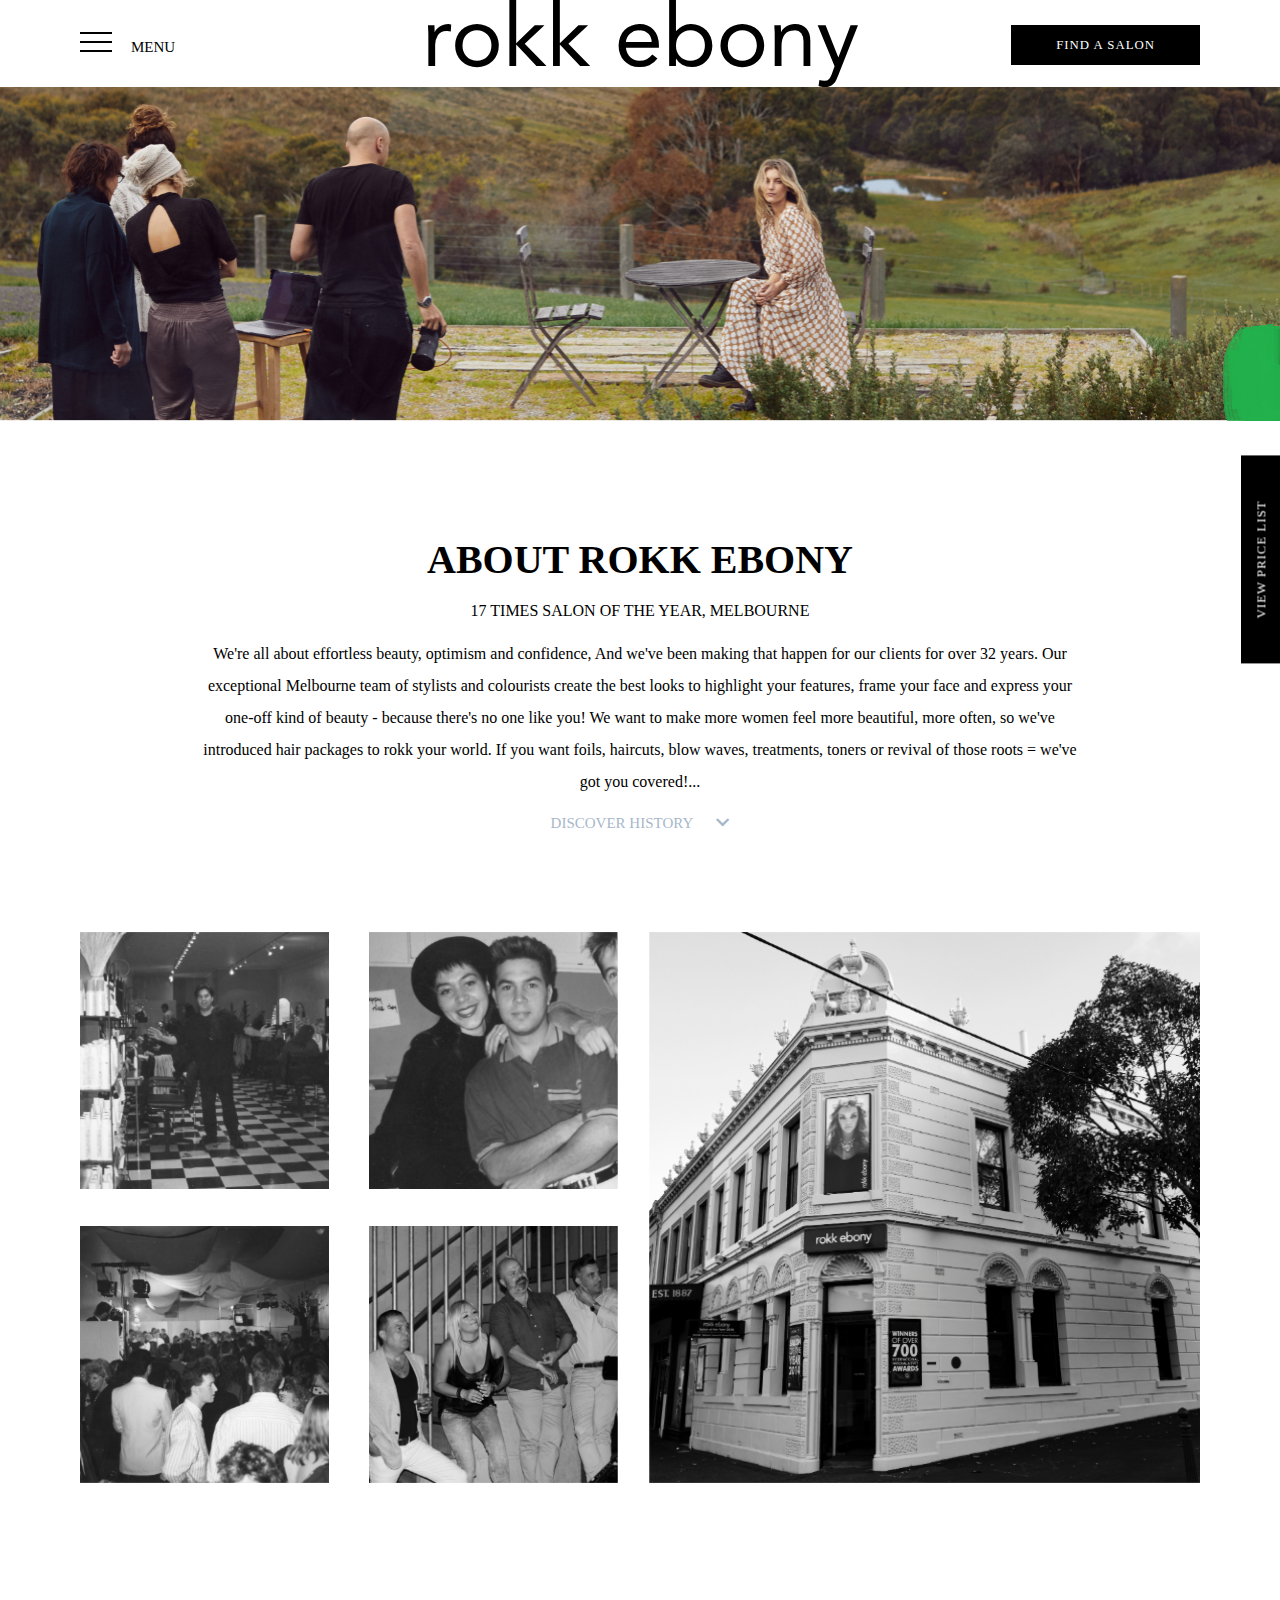
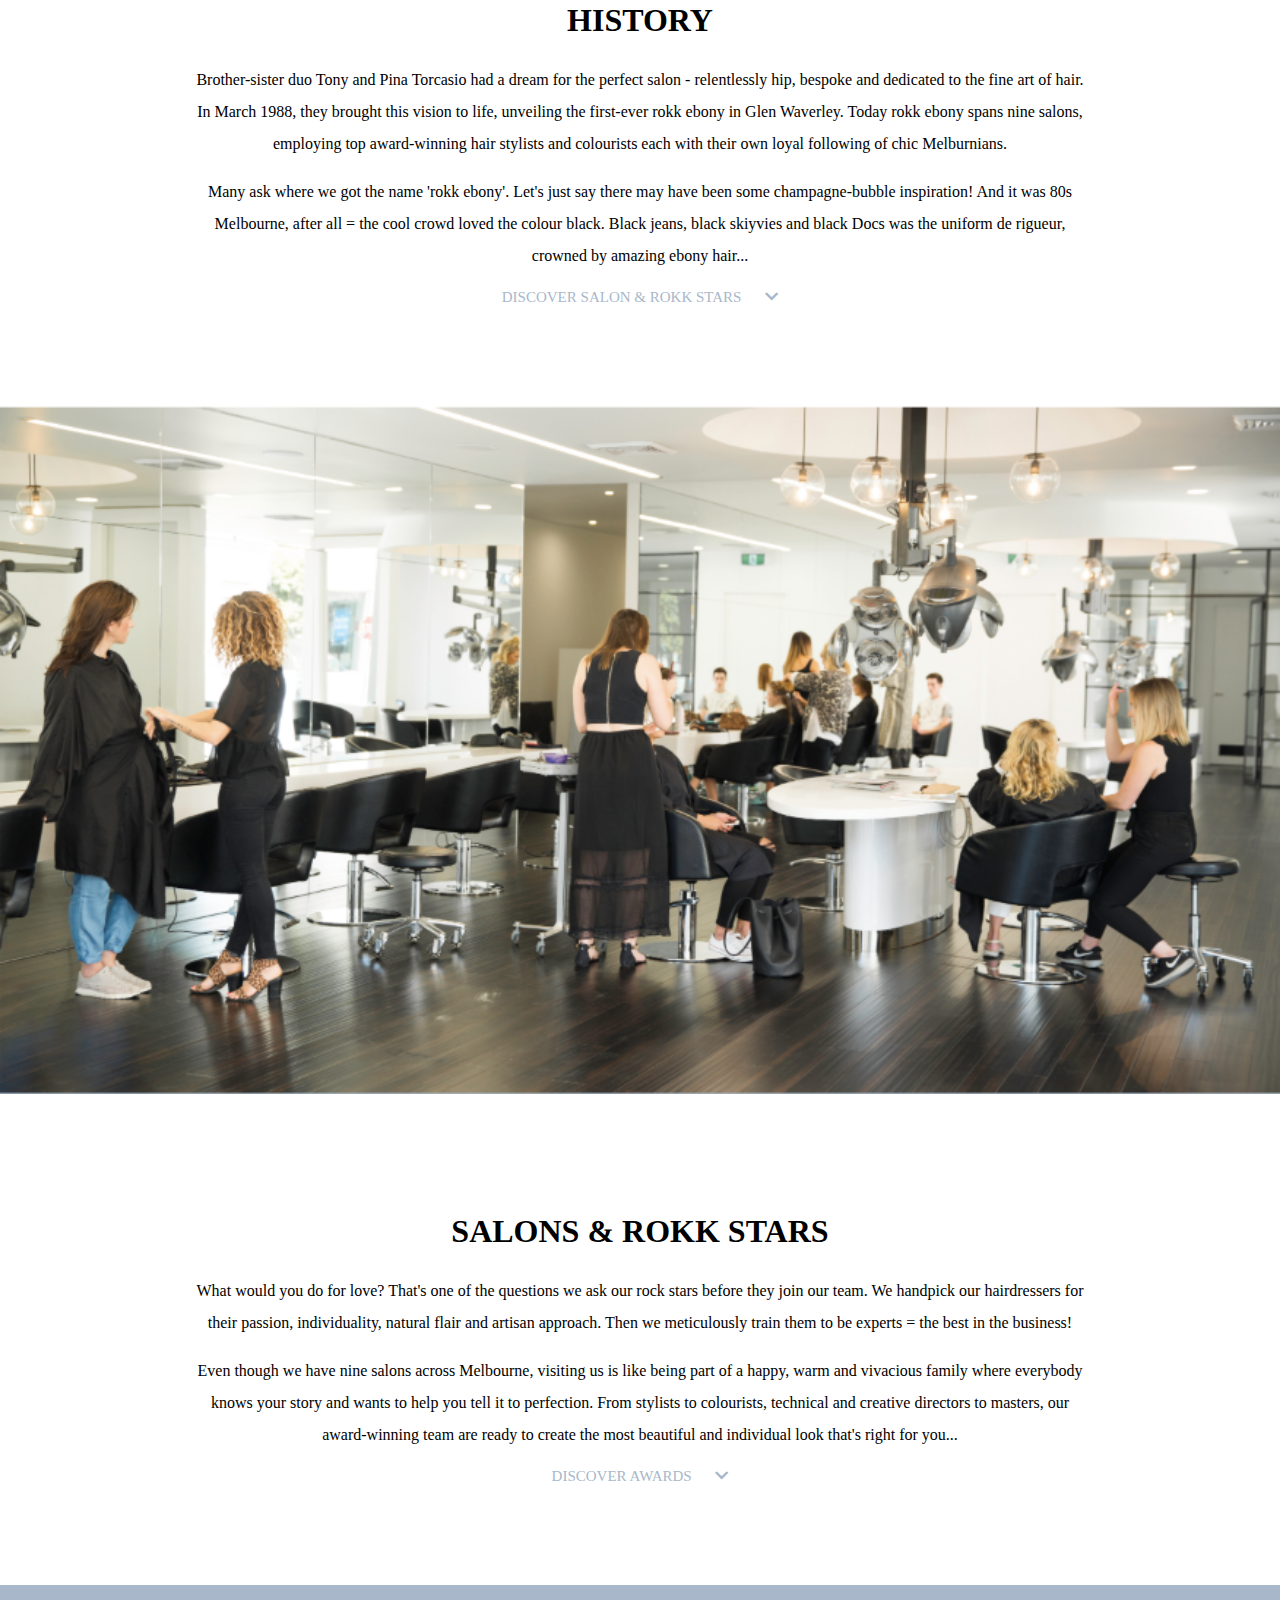
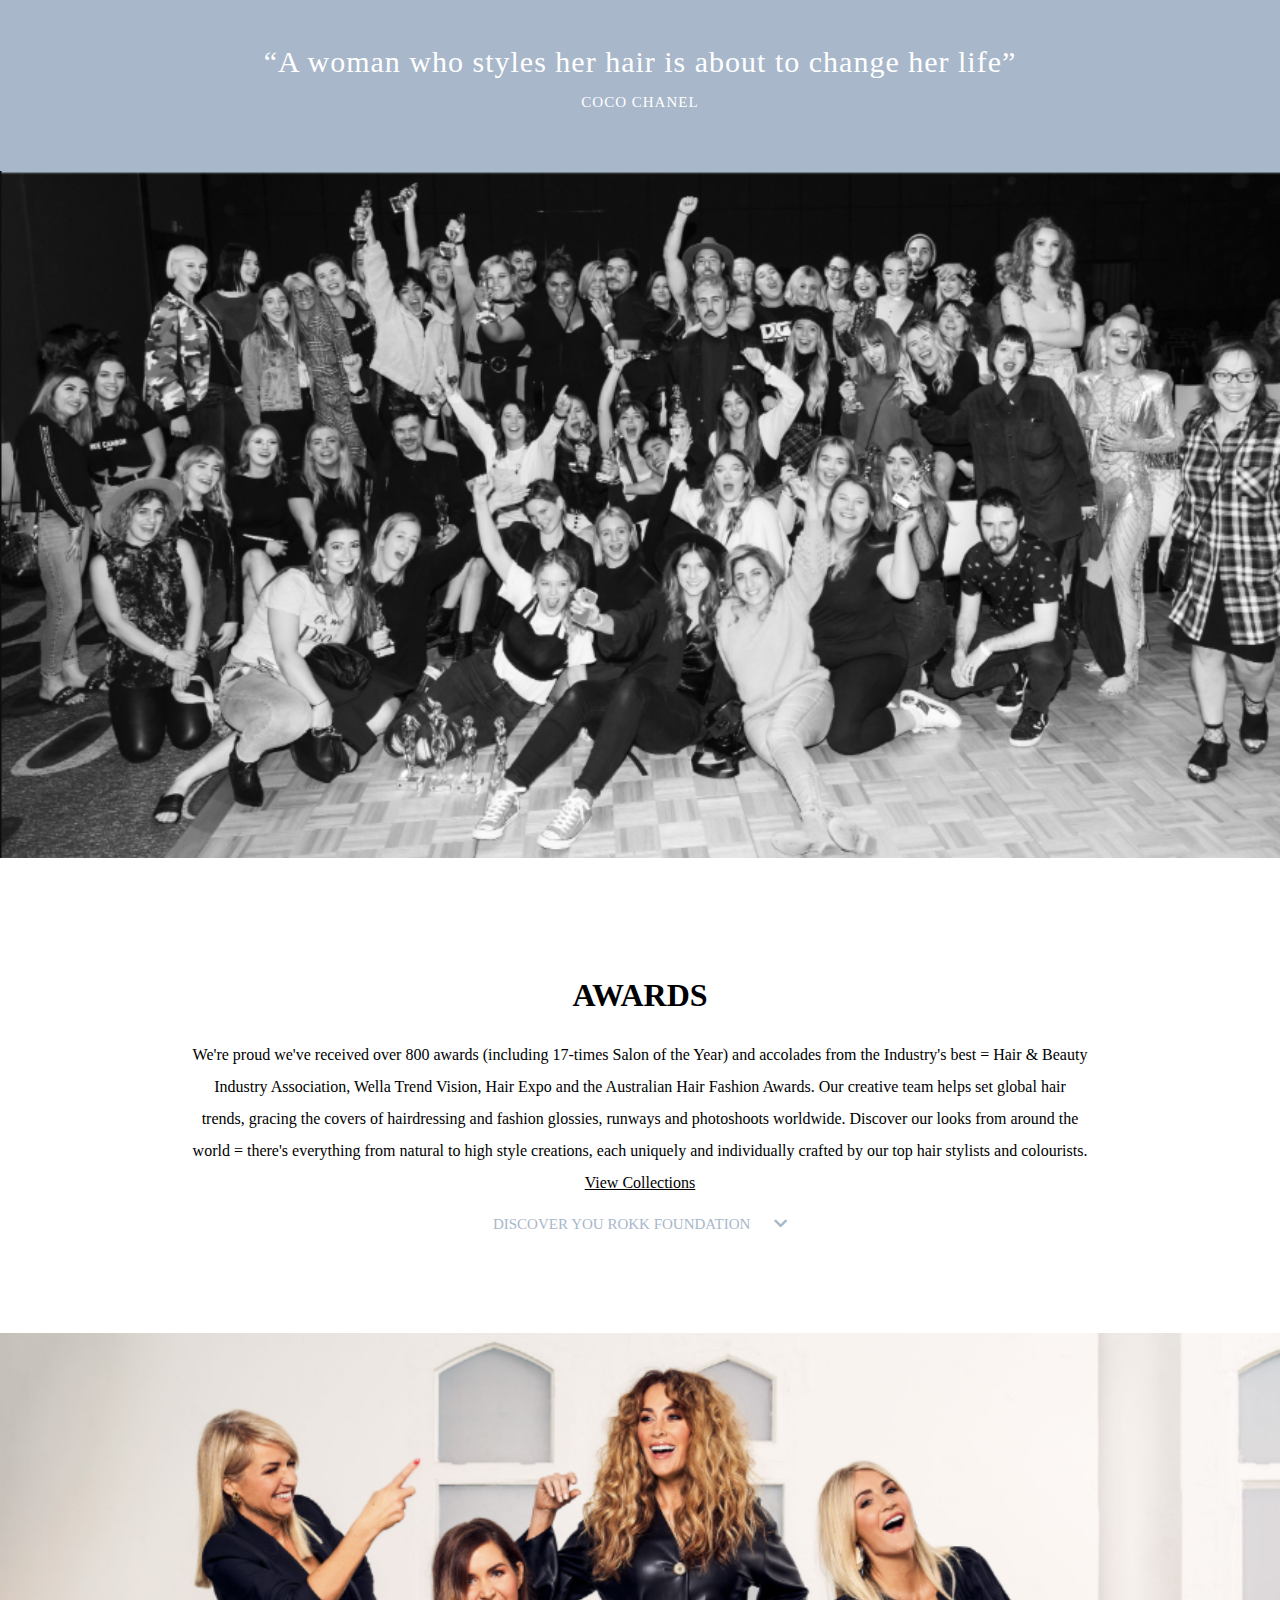
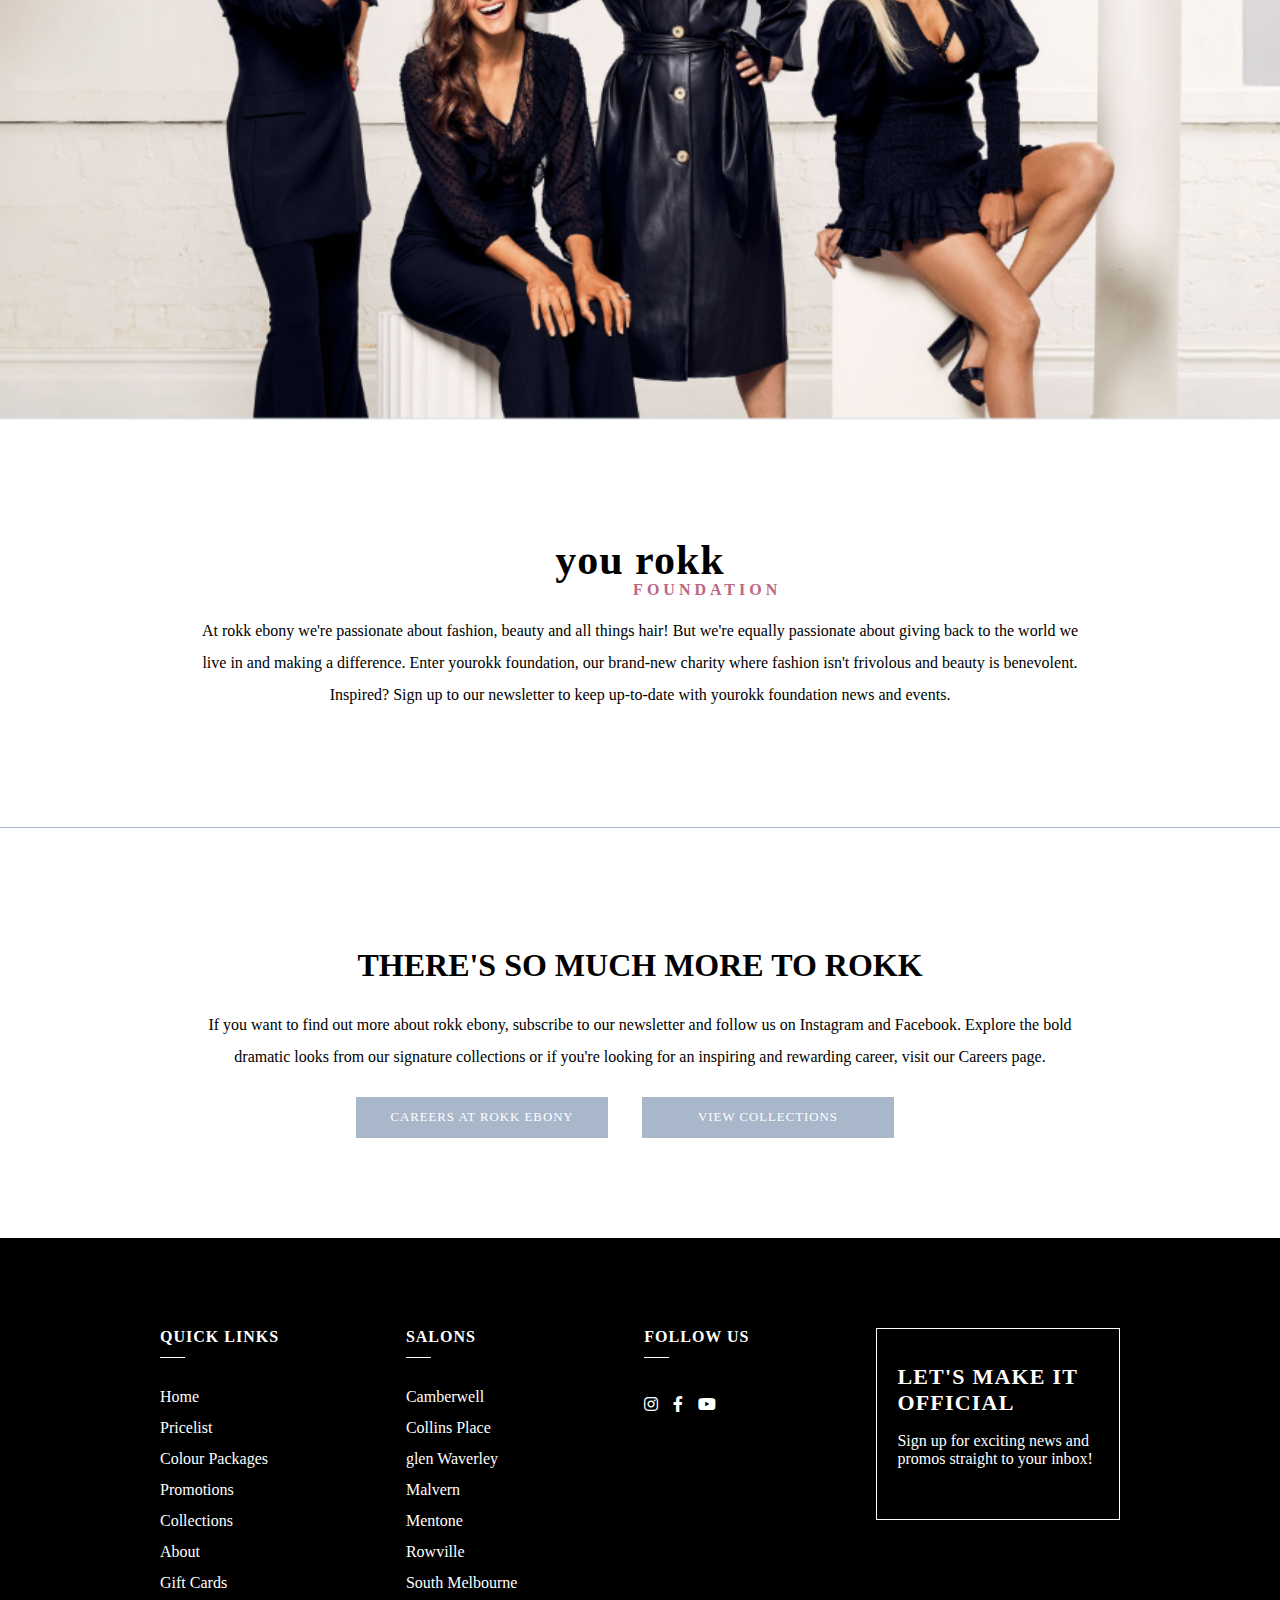
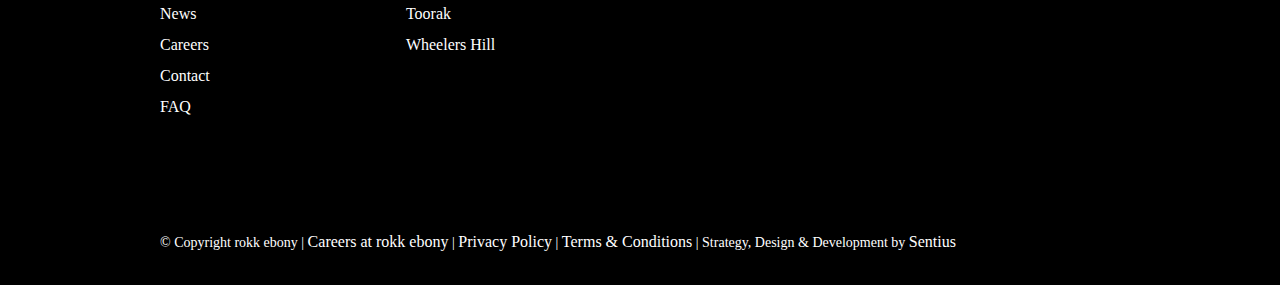
<file: index.html>
<!DOCTYPE html>
<html>
<head>
	<title>Rokk-Ebony</title>
	<meta charset="utf-8">
    <meta name="author" contnet="abc"/>
    <meta name="keyword" content="Blind Master"/>
    <meta http-equiv="X-UA-Compatible" content="IE=edge">
    <meta name="viewport" content="width=device-width, initial-scale=1"> 
    <link href="https://fontlibrary.org/face/metropolis" rel="stylesheet" media="screen" type="text/css"/>
    <link href="fontawesome/css/fontawesome.css" rel="stylesheet"> 
    <link href="fontawesome/css/brands.css" rel="stylesheet">
    <link href="fontawesome/css/solid.css" rel="stylesheet">
    <link href="style.css" rel="stylesheet" type="text/css">
</head>
<body>
	<div class="wrap">
		<!-- NAVIGATION -->
		<div id="mySidenav" class="sidenav">
		  	<a href="javascript:void(0)" class="closebtn" onclick="closeNav()">&times;</a>
		  	<a href="#">About</a>
		  	<a href="#">Services</a>
		  	<a href="#">Clients</a>
		  	<a href="#">Contact</a>
		</div>
		<!-- HEADER -->
		<header class="header">
			<div class="containerBig">
				<div class="header__wrap">
					<div class="header__left">
						<a href="#" class="menu-bars" onclick="openNav()">
							<span class="menu-bars__wrap">
								<span class="menu-bars__row"></span>
								<span class="menu-bars__row"></span>
								<span class="menu-bars__row"></span>
							</span>
							<span class="menu">MENU</span>
						</a>
					</div>
					<div class="header__mid">
						<a href="#">
							<img src="img/RokkEbony-Logo.svg" title="Rokk-Ebony" alt="Logo-Rokk-Ebony">
						</a>
					</div>
					<div class="header__right">
						<a href="#" class="btn bg-black text-white">FIND A SALON</a>
					</div>
				</div>
			</div>
		</header>
		<!-- MAIN -->
		<main class="main">
			<!-- btn-fixed-right-->
			<div class="btn btn-view-price">
				<a class="btn bg-black text-white">VIEW PRICE LIST</a>
			</div>
			<!-- banner -->
			<div class="banner">
				<picture>
				  	<source media="(min-width: 767px)" srcset="img/banner.png">				  
					<img src="img/bannerMobile.png" title="banner" alt="banner">
				</picture>
			</div>
			<!-- component about -->
			<div class="intro text-center" id="about">
				<div class="containerSmall">
					<h2 class="about">ABOUT ROKK EBONY</h2>
					<div class="subtitle">17 TIMES SALON OF THE YEAR, MELBOURNE</div>
					<div class="text">
						<p>We're all about effortless beauty, optimism and confidence, And we've been making that happen for our clients for over 32 years. Our exceptional Melbourne team of stylists and colourists create the best looks to highlight your features, frame your face and express your one-off kind of beauty - because there's no one like you! We want to make more women feel more beautiful, more often, so we've introduced hair packages to rokk your world. If you want foils, haircuts, blow waves, treatments, toners or revival of those roots = we've got you covered!...</p>	
					</div>
					<div class="link text-center">
						<a href="#history" class="link text-blue" onclick="closeGallery()">
							DISCOVER HISTORY <i class="fas fa-chevron-down"></i>
						</a>
					</div>
				</div>
			</div>
			<!-- component gallery -->
			<div class="gallery">
				<div class="containerBig">
					<div class="gallery-wrap" id="gallery-wrap">
						<div class="gallery-grid">
							<div class="box-img-s">
								<img src="img/gallery1.png" title="" alt="">
							</div>
							<div class="box-img-s">
								<img src="img/gallery2.png" title="" alt="">
							</div>
							<div class="box-img-s">
								<img src="img/gallery3.png" title="" alt="">
							</div>
							<div class="box-img-s">
								<img src="img/gallery4.png" title="" alt="">
							</div>
						</div>
						<div class="gallery-big">
							<div class="box-img-b">
								<img src="img/gallery5.png" title="" alt="">
							</div>
						</div>						
					</div>
				</div>	
			</div>
			<!-- component history -->
			<div class="intro text-center" id="history">
				<div class="containerSmall">
					<h2 class="title">HISTORY</h2>
					<div class="text">
						<p style="margin-bottom: 10px;">Brother-sister duo Tony and Pina Torcasio had a dream for the perfect salon - relentlessly hip, bespoke and dedicated to the fine art of hair.  In March 1988, they brought this vision to life, unveiling the first-ever rokk ebony in Glen Waverley.  Today rokk ebony spans nine salons, employing top award-winning hair stylists and colourists each with their own loyal following of chic Melburnians.</p>  
						<p>Many ask where we got the name 'rokk ebony'. Let's just say there may have been some champagne-bubble inspiration! And it was 80s Melbourne, after all = the cool crowd loved the colour black. Black jeans, black skiyvies and black Docs was the uniform de rigueur, crowned by amazing ebony hair...</p>		
					</div>
					<div class="link text-center">
						<a href="#salon" class="link text-blue">
							DISCOVER SALON & ROKK STARS <i class="fas fa-chevron-down"></i>
						</a>
					</div>
				</div>
			</div>
			<!-- component salons -->
			<div class="block-text-img" id="salon">	
				<div class="block-text order2">
					<div class="block-text-wrap salon-text">
						<h2 class="title">SALONS & ROKK STARS</h2>
						<div class="text">
							<p class="p1">What would you do for love? That's one of the questions we ask our rock stars before they join our team. We handpick our hairdressers for their passion, individuality, natural flair and artisan approach. Then we meticulously train them to be experts = the best in the business!</p>  
							<p>Even though we have nine salons across Melbourne, visiting us is like being part of a happy, warm and vivacious family where everybody knows your story and wants to help you tell it to perfection. From stylists to colourists, technical and creative directors to masters, our award-winning team are ready to create the most beautiful and individual look that's right for you...</p>
						</div>
						<div class="link">
						<a href="#award" class="link text-blue">
							DISCOVER AWARDS <i class="fas fa-chevron-down"></i>
						</a>
					</div>
					</div>
				</div>
				<div class="block-img order1">
					<div class="box-img">
						<picture>
						  	<source media="(min-width: 767px)" srcset="img/salon.png">				  
							<img src="img/salonMobile.png" title="" alt="">
						</picture>
					</div>
				</div>	
			</div>
			<!-- component quote -->
			<div class="quote bg-blue text-center text-white">
				<div class="containerSmall">
					<blockquote cite="">
						<q>A woman who styles her hair is about to change her life</q> 
						<p class="text-center">COCO CHANEL</p>
					</blockquote>
				</div>
			</div>
			<!-- component award -->			
			<div class="block-text-img" id="award">
				<div class="block-img">
					<div class="box-img">
						<img src="img/award.png" title="" alt="">
					</div>
				</div>		
				<div class="block-text">
					<div class="block-text-wrap award-text">
						<h2 class="title">AWARDS</h2>
						<div class="text">
							<p>We're proud we've received over 800 awards (including 17-times Salon of the Year) and accolades from the Industry's best = Hair & Beauty Industry Association, Wella Trend Vision, Hair Expo and the Australian Hair Fashion Awards. Our creative team helps set global hair trends, gracing the covers of hairdressing and fashion glossies, runways and photoshoots worldwide.  Discover our looks from around the world = there's everything from natural to high style creations, each uniquely and individually crafted by our top hair stylists and colourists. <u>View Collections</u></p>
						</div>
						<div class="link">
							<a href="#foundation" class="link text-blue">DISCOVER YOU ROKK FOUNDATION 
								<i class="fas fa-chevron-down">
							</i></a>
						</div>	
					</div>
				</div>
			</div>
			<!-- component foundation -->
			<div class="block-text-img" id="foundation">
				<div class="block-text order2">
					<div class="block-text-wrap foundation-text">
						<h2 class="yourokk">you rokk</h2>
						<span class="foundation">FOUNDATION</span>
						<div class="text">
							<p class="pyk">At rokk ebony we're passionate about fashion, beauty and all things hair! But we're equally passionate about giving back to the world we live in and making a difference. Enter yourokk foundation, our brand-new charity where fashion isn't frivolous and beauty is benevolent. Inspired? Sign up to our newsletter to keep up-to-date with yourokk foundation news and events.</p>
						</div>
					</div>
				</div>
				<div class="block-img order1">
					<div class="box-img">
						<picture>
						  	<source media="(min-width: 767px)" srcset="img/foundation.png">  
							<img src="img/foundationMobile.png" title="" alt="">
						</picture>
					</div>
				</div>	
			</div>
			<!-- component call to action -->
			<div class="intro text-center" id="cta">
				<div class="containerSmall">
					<h2 class="title">THERE'S SO MUCH MORE TO ROKK</h2>
					<div class="text">
						<p>If you want to find out more about rokk ebony, subscribe to our newsletter and follow us on Instagram and Facebook. Explore the bold dramatic looks from our signature collections or if you're looking for an inspiring and rewarding career, visit our Careers page.</p>		
					</div>
					<div class="btn-group">
						<div><a href="#" class="btn bg-blue text-white">CAREERS AT ROKK EBONY</a></div>
						<div><a href="#" class="btn bg-blue text-white">VIEW COLLECTIONS</a></div>
					</div>
				</div>
			</div>
		</main>
		<!-- FOOTER -->
		<footer class="footer bg-black text-white">
			<div class="footer__top">
				<div class="containerFooter">
					<div class="footer__top--wrap">
						<div class="footer__links">
							<h2 class="footer__title">QUICK LINKS</h2>
							<ul>
								<li><a href="#" class="text-white">Home</a></li>
								<li><a href="#" class="text-white">Pricelist</a></li>
								<li><a href="#" class="text-white">Colour Packages</a></li>
								<li><a href="#" class="text-white">Promotions</a></li>
								<li><a href="#" class="text-white">Collections</a></li>
								<li><a href="#" class="text-white">About</a></li>
								<li><a href="#" class="text-white">Gift Cards</a></li>
								<li><a href="#" class="text-white">News</a></li>
								<li><a href="#" class="text-white">Careers</a></li>
								<li><a href="#" class="text-white">Contact</a></li>
								<li><a href="#" class="text-white">FAQ</a></li>
							</ul>
						</div>
						<div class="footer__salons">
							<h2 class="footer__title">SALONS</h2>
							<ul>
								<li><a href="#" class="text-white">Camberwell</a></li>
								<li><a href="#" class="text-white">Collins Place</a></li>
								<li><a href="#" class="text-white">glen Waverley</a></li>
								<li><a href="#" class="text-white">Malvern</a></li>
								<li><a href="#" class="text-white">Mentone</a></li>
								<li><a href="#" class="text-white">Rowville</a></li>
								<li><a href="#" class="text-white">South Melbourne</a></li>
								<li><a href="#" class="text-white">Toorak</a></li>
								<li><a href="#" class="text-white">Wheelers Hill</a></li>
							</ul>
						</div>	
						<div class="footer__follow">
							<h2 class="footer__title">FOLLOW US</h2>
							<ul class="social-group">
							  	<li><a href="#" class="text-pri"><i class="fab fa-instagram"></i></a></li> 
							  	<li><a href="#" class="text-pri"><i class="fab fa-facebook-f"></i></a></li>
							  	<li><a href="#" class="text-pri"><i class="fab fa-youtube"></i></a></li>
							</ul>
						</div>
						<div class="footer__form">
							<a href="#">
								<h2 class="footer__title-form">LET'S MAKE IT OFFICIAL</h2>
								<p>Sign up for exciting news and promos straight to your inbox!</p>
							</a>
						</div>						
					</div>
				</div>				
			</div>
			<div class="footer__bottom">
				<div class="containerFooter">
					<div class="footer__copyright">
						<p>© Copyright rokk ebony | 
						<a href="/careers">Careers at rokk ebony</a> | 
						<a href="/privacy-policy">Privacy Policy</a> | 
						<a href="/terms">Terms &amp; Conditions</a> | Strategy, Design & Development by 
						<a href="#" target="_blank" rel="noopener">Sentius</a>
						</p>
					</div>
				</div>
			</div>	
		</footer>
		<div class="btn-fixed bg-black text-center">
			<a href="#" class="text-white" target="">FIND A SALON</a>
		</div>		
	</div>

	<!-- <script src="https://ajax.googleapis.com/ajax/libs/jquery/1.11.1/jquery.min.js"></script> -->
	<script type="text/javascript">
		function openNav() {
		  document.getElementById("mySidenav").style.width = "250px";
		}

		function closeNav() {
		  document.getElementById("mySidenav").style.width = "0";
		}
		// function closeGallery() {
		//   var x = document.getElementById("gallery-wrap");
		//   if (x.style.display === "none") {
		//     x.style.display = "block";
		//   } else {
		//     x.style.display = "none";
		//   }
		// }
	</script>
</body>
</html>
</file>
<file: style.css>
/*@font-face { 
    font-family: Metropolis; 
    src: url('../font-face/Metropolis-Regular.otf'); 
    src: url('../font-face/Metropolis-Medium.otf'); 
}*/
html {   
    font-family: 'MetropolisRegular';
}
body {
    position: relative;
    margin: 0;
}
p {
    font-family: 'MetropolisRegular';
}
a {
    text-decoration: none;
}
h1, h2, h3, h4, h5, h6 {
    text-transform: uppercase;
    letter-spacing: 1px;
    margin: 0 auto 20px; 
    font-weight: 700;
}
ul {
    list-style-type: none;
    padding-left: 0;
    margin: 0;
}
img {
    width: 100%;
    height: 100%;
    line-height: 0;
}
img:hover {
    opacity: 0.9;
}
button {
    font-family: "Niramit", sans-serif;
    letter-spacing: 1rem;
}
.text-center {
    text-align: center;
}
.text-blue {
    color: #A8B7CA;
}
.text-white {
    color: white;
}
.bg-black {
    background-color: black;
}
.bg-blue {
    background-color: #A8B7CA;
}
.btn {
    padding: 12px 44px;
    min-width: 12.125rem;
    font-size: 0.8rem;
    letter-spacing: 1px;
}
.containerBig, .containerSmall  {
    margin: auto;
}
.wrap {
    position: relative;
}

.displaynone{
    display: none;
}

/*Header*/
.menu-bars__wrap {
    width: 32px;
    height: 20px;
    display: inline-block;
    margin-right: 15px;
}
.menu-bars__row {
    display: block;
    background: #000;
    height: 2px;
    margin-bottom: 7px;
}
.header__wrap {
    display: flex;
    align-items: center;
    justify-content: space-between;
}
.header__left {
    min-width: 194px;
}
.header__mid {
    height: 100%;
}
.header__mid a {
    height: 100%;
}
a.btn.bg-black {
    border: 1px solid black;
}
a.btn.bg-black:hover {
    background-color: white;
    color: black;
}

/*Main*/
.banner {
    width: 100%;
    height: 100%;
    line-height: 0;
}
.box-img {
    width: 100%;
    height: 100%;
}
.box-img-s, .box-img-b {    
    overflow: hidden;
    line-height: 0;
}
.box-img-s img, .box-img-b img {
    transition: all .3s ease;
}
.box-img-s:hover img, .box-img-b:hover img {
    transform: scale(1.5);
}
.subtitle {
    margin-bottom: 14px;
    line-height: 22px;
}
blockquote {
    margin: 0;
    letter-spacing: 1px;
}
i.fas.fa-chevron-down {
    padding-left: 20px;
}
.text {
    font-size: 0.825rem;
}
a.btn.bg-blue {
    border: 1px solid #A8B7CA;
}
a.btn.bg-blue:hover {
    background-color: white;
    color: #A8B7CA;
}
a.link {
    font-size: 15px;
}

/*Footer*/
ul.social-group {
    display: inline-flex;
}
ul.social-group li {
    margin-right: 15px;
    font-size: 25px;
}
ul.social-group li a:hover {
    color: #a8b7ca;
}
.footer a {
    color: white;
}
.footer__menu {
    display: flex;
}
h2.footer__title-form {
    font-size: 22px;
    letter-spacing: 1.2px;
    padding-bottom: 0;
    margin-bottom: 12px;
}
h2.yourokk {
    text-transform: lowercase;
    font-size: 42px;
    line-height: 1;
    margin-bottom:0;
}
span.foundation {
    color:#BD6581;
    font-weight:bold; 
    letter-spacing:4px;
}
.footer__copyright {
    padding-bottom: 20px;
}
.footer__title {
    position: relative;
    padding-bottom: 12px;
    margin-bottom: 30px;
}
.footer__title:before {
    position: absolute;
    content: "";
    width: 25px;
    height: 1px;
    background: #fff;
    bottom: 0;
    left: 0;
}
.footer__form {
    border: 1px solid white;
    padding: 35px 20px;
}

/*RESPONSIVE RESPONSIVE RESPONSIVE RESPONSIVE RESPONSIVE RESPONSIVE RESPONSIVE RESPONSIVE*/


@media screen and (max-width: 767px) {

    li {
        margin-bottom: 12px;
    }    
    .footer a {
        font-size: 15px;
    }
    .containerBig, .containerSmall  {
        width: 100%;  
    }
    .header__wrap {
        height: 65px;
    }
    .header {
        height: 59px;
    }
    .header, .gallery, .footer {
        padding: 0 20px;
    }
    .header__right {
        display: none;
    }
    .header__mid {
        text-align: right;
    }
    .header__mid img {
        width: 78%;
    }
    .intro {
        padding: 61px 20px 51px;
    }
    .block-text {
        padding: 25px 20px 56px;
    }
    .box-img {
        margin-bottom: 2px;
    }
    .p1 {
        margin-bottom: -8px;
    }
    .p2 {
        padding-top: 10px;
    }
    p {
        text-align: left;
        margin: 0;
    }
    blockquote {
        padding: 40px 50px 38px;
        line-height: 1.26;
        text-transform: uppercase;
        font-size: 19px;
    }
    blockquote p {
        font-size: 14px;
        padding-top: 30px;
    }
    h2.about {
        font-size: 25px;
        margin-bottom: 8px;
    }
    h2.title {
        font-size: 22px;
        letter-spacing: 0px;
        text-align: center;
        margin-bottom: 17px;
    }
    div#history {
        padding: 30px 20px 56px;
    }
    .text p {
        font-size: 16px;
        line-height: 1.5;
    }
    .btn-fixed {
        border-top: 2px solid white;
        padding: 20px;
        letter-spacing: 3px;
        /*position: fixed;
        top: 100%;
        bottom: 0;
        z-index: 1;*/
    }
    .btn-fixed:hover {
        background-color: white;
    }
    .btn-fixed a:hover {
        color: black;
        font-weight: 600;
    }
    a.btn.bg-blue {
        display: block;
        margin-bottom: 20px;
        margin-top: 5px;
    }
    .btn-group {
        padding-top: 20px;
    }
    .gallery-grid {
        width: 100%;
        display: flex;
        flex-wrap: wrap;
        justify-content: space-between;
    }
    .box-img-s {
        width: calc(50% - 9px);
        margin-bottom: 13px;
        padding-top: 5px;
    }
    .box-img-b {
        padding-top: 4px;
    }
    span.foundation {
        padding-left: 40%; 
    }
    p.pyk {
        padding-top: 10px;
    }
}
@media screen and (min-width: 768px) {
    .containerBig  {
        width: 87.5%;
    }
    .header__wrap {
        height: 87px;
    }
    .header__mid {
        text-align: center;
    }

    .btn-fixed {
        display: none;
    }
    .intro {
        padding: 119px 0 100px;
    }
    h2.title {
        font-size: 32px;
        letter-spacing: 0px;
        margin-bottom: 25px;
    }
    h2.about {
        font-size: 40px;
        letter-spacing: 0;
        line-height: 1;
    }
    blockquote p {
        margin: 25px 0 0;
        font-size: 1.5rem;
    }
    .gallery-wrap {
        display: flex;
        justify-content: space-between;
    }
    .gallery-grid {
        width: 48%;
        display: flex;
        flex-wrap: wrap;
        justify-content: space-between;
    }
    .gallery-big {
        width: calc(51% - 20px);
    }
    .box-img-s {
        width: calc(50% - 20px);
    }
    .box-img-s:nth-child(1), .box-img-s:nth-child(2) {        
        margin-bottom: 37px;
    }
    .btn-group div {
        display: inline-flex;
        padding: 8px 30px 0 0;
    }
    .btn.bg-blue {
        padding: 12px 28px;
    }
    span.foundation {
        padding-left: 15%;
    } 
    .containerFooter {
        width: 75%;
        margin: auto;
    }
}

@media screen and (min-width: 768px) and (max-width: 1023px) {  
    li {
        margin-bottom: 12px;
    }   
    .text p {
        font-size: 14px;
        line-height: 2;
    }
    #cta {
        border-top: 1px solid #A8B7CA;;
    }
    .header__mid img {
        width: 80%;
    }
    .header__right.btn {
        padding: 7px 35px;
    }
    .block-text-wrap {
        text-align: center;
    }    
    .containerSmall {
        width: 70%;
    }  
    .block-text {
        padding: 119px 0 100px;
        width: 70%;
        margin: auto;
        text-align: center;
    }
    blockquote {
        font-size: 25px;
        padding: 40px 0;
    }
    blockquote p {
        margin: 15px 0 0;
        font-size: 12px;
    }
    .footer a {
        font-size: 16px;
    }
}

@media screen and (max-width: 1023px) {   
    span.menu {
        display: none;
    }
    .link, .btn-view-price {
        display: none;
    }
    .footer__copyright p {
        text-align: center;
        padding: 0 20% 30px;
        font-size: 11px;
    }
    .footer {
        font-size: 0.825rem;
    }
    .footer__title {
        font-size: 0.9rem;
    }
    .footer__links {
        width: 50%;
        float: left;
        margin-bottom: 50px;
    }
    .footer__top--wrap {
        padding: 50px 0;
    }    
    .footer__follow {
        margin-bottom: 53px;
        clear: both;
    }
}
@media screen and (min-width: 1024px) {
    span.menu {
        font-size: 15px;
        color: black;
    }     
    #about.intro, #history.intro {
        padding-bottom: 100px;
    } 
    .footer__title {
        font-size: 1rem;
    }
    .footer__top--wrap {
        display: flex;
        align-items: flex-start;
        justify-content: space-between;
        padding: 90px 0;
    }    
    .footer__form {
        width: 21%;
        padding: 35px 20px;
    }
    .footer__copyright p {
        font-size: 14px;
    }
}

@media screen and (min-width: 1024px) and (max-width: 1919px) {
    li {
        margin-bottom: 13px;
    } 
    .footer a {
        font-size: 16px;
    }
    .block-text {
        padding: 50px 0;
        width: 50%;
        margin: auto;
        text-align: center;
    }     
    .containerSmall {
        width: 70%;
    }
    .block-text {  
        padding: 119px 0 100px;      
        width: 70%;
        margin: auto;
        text-align: center;
    }     
    .text p {
        font-size: 16px;
        line-height: 2;
    }
    blockquote {
        font-size: 30px;
        padding: 60px 0;
    }
    blockquote p {
        margin: 15px 0 0;
        font-size: 15px;
    }
}


@media screen and (max-width: 1919px) {      
    .block-img {
        width: 100%;
    }
    .block-text-img {
        display: flex;
        flex-wrap: wrap;
    }
    #cta {
        border-top: 1px solid #A8B7CA;;
    }
    .order2 {
        order: 2;
    }
    .order1 {
        order: 1;
    }
    h2.yourokk {
        text-align: center;
    }
}

@media screen and (min-width: 1920px) {
    li {
        margin-bottom: 13px;
    }
    .header {
        height: 89px;
    }
    .menu-bars__wrap {
        height: 15px;
    }
    .footer {
        margin-top: 19px;
    }
    .footer__top--wrap {
        padding: 70px 0 45px;
    }
    .block-text-img {
        display: flex;
        border: 1px solid #eee;
    }
    .block-text {
        width: 31.5%;
        /*display: flex;
        justify-content: center;
        align-items: center;*/
    }
    .salon-text {
        width: 65.5%;
        padding-top: 21%;
        padding-left: 20%;
    }
    .award-text {
        width: 65.5%;
        padding-top: 25%;
        padding-left: 15%;
    }
    .foundation-text {
        width: 65%;
        padding-top: 33%;
        padding-left: 20%;
    }
    h2.yourokk {
        font-size:55px; 
    }
    .block-img {
        width: 68.5%;
    }
    .containerSmall {
        width: 50%;
    }
    .text p {
        font-size: 16px;
        line-height: 1.5;
        padding-top: 3px;
    }
    blockquote {
        font-size: 30px;
        padding: 86px 0;
    }
    blockquote p {
        margin: 30px 0 0;
        font-size: 19px;
    }
    .gallery-grid {
        width: 49%;
        display: flex;
        flex-wrap: wrap;
        justify-content: space-between;
    }
    .gallery-big {
        width: calc(50% - 20px);
    }

    #about.intro, #history.intro {
        padding-bottom: 20px;
    }     
    .link.text-center {
        margin-top: 120px;
    }
}

.sidenav {
  height: 100%;
  width: 0;
  position: fixed;
  z-index: 1;
  top: 0;
  left: 0;
  background-color: #111;
  overflow-x: hidden;
  transition: 0.5s;
  padding-top: 60px;
}

.sidenav a {
  padding: 8px 8px 8px 32px;
  text-decoration: none;
  font-size: 25px;
  color: #818181;
  display: block;
  transition: 0.3s;
}

.sidenav a:hover {
  color: #f1f1f1;
}

.sidenav .closebtn {
    position: absolute;
    top: 0;
    right: 25px;
    font-size: 35px;
    margin-left: 50px;
}

.btn-view-price {
    position: fixed;
    transform: rotate(-90deg);
    z-index: 1;
    right: -130px;
    top: 540px;
}
</file>
<file: fontawesome/css/brands.css>
/*!
 * Font Awesome Free 5.12.0 by @fontawesome - https://fontawesome.com
 * License - https://fontawesome.com/license/free (Icons: CC BY 4.0, Fonts: SIL OFL 1.1, Code: MIT License)
 */
@font-face {
  font-family: 'Font Awesome 5 Brands';
  font-style: normal;
  font-weight: normal;
  font-display: auto;
  src: url("../webfonts/fa-brands-400.eot");
  src: url("../webfonts/fa-brands-400.eot?#iefix") format("embedded-opentype"), url("../webfonts/fa-brands-400.woff2") format("woff2"), url("../webfonts/fa-brands-400.woff") format("woff"), url("../webfonts/fa-brands-400.ttf") format("truetype"), url("../webfonts/fa-brands-400.svg#fontawesome") format("svg"); }

.fab {
  font-family: 'Font Awesome 5 Brands'; }
</file>
<file: fontawesome/css/solid.css>
/*!
 * Font Awesome Free 5.12.0 by @fontawesome - https://fontawesome.com
 * License - https://fontawesome.com/license/free (Icons: CC BY 4.0, Fonts: SIL OFL 1.1, Code: MIT License)
 */
@font-face {
  font-family: 'Font Awesome 5 Free';
  font-style: normal;
  font-weight: 900;
  font-display: auto;
  src: url("../webfonts/fa-solid-900.eot");
  src: url("../webfonts/fa-solid-900.eot?#iefix") format("embedded-opentype"), url("../webfonts/fa-solid-900.woff2") format("woff2"), url("../webfonts/fa-solid-900.woff") format("woff"), url("../webfonts/fa-solid-900.ttf") format("truetype"), url("../webfonts/fa-solid-900.svg#fontawesome") format("svg"); }

.fa,
.fas {
  font-family: 'Font Awesome 5 Free';
  font-weight: 900; }
</file>
